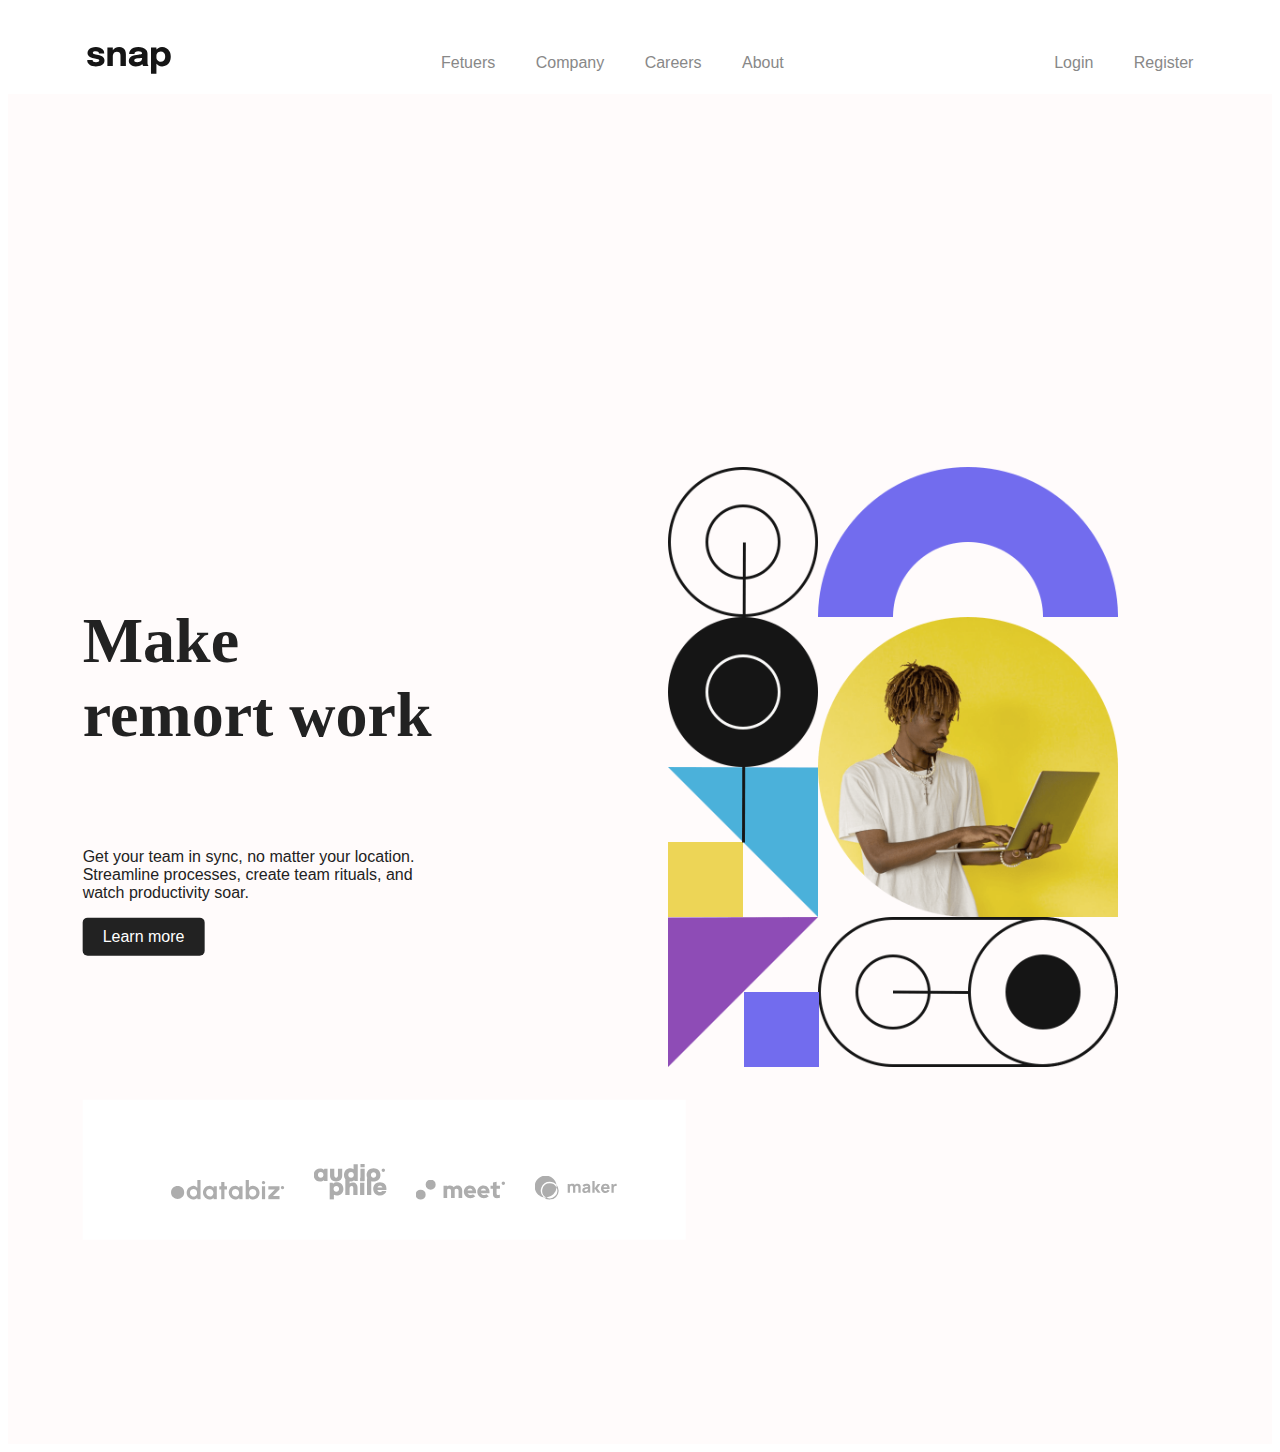
<file: first mock exam/MOCK1/index.html>
<!DOCTYPE html>
<html lang="en">
<head>
    <meta charset="UTF-8">
    <meta name="viewport" content="width=device-width, initial-scale=1.0">
    <title>Document</title>
<link rel="stylesheet" href="style.css">
</head>
<body>
    <div class="head">
<nav>
<div class="logo">
<a href=""> <img src="images/logo.svg" alt=""></a></div>
<div class="featuers">
<a href="" >Fetuers</a>
<a href="">Company</a>
<a href="">Careers</a>
<a href="">About</a>
</div>
<div class="login">
<a href="">Login</a>
<a href="" class="register">Register</a>
</div>
</nav>
</div>
<div class="main">
<div class="img">
<img src="images/image-hero-desktop.png" alt="">
</div>
<div class="mark">
<h1>Make <br> remort work</h1>
<br>
<div class="p"><p> Get your team in sync, no matter your location.<br>
        Streamline processes, create team rituals, and<br>
        watch productivity soar.</p>

<button>Learn more</button>
<br><br>
<br>
<br><br><br> <br><br><br></div>
<nav  class="prenav">

<ul>

<li> <img src="images/client-databiz.svg" alt=""></li>
<li><img src="images/client-audiophile.svg" alt=""></li>
<li><img src="images/client-meet.svg" alt=""></li>
<li><img src="images/client-maker.svg" alt=""></li>
</ul>
</nav>
</div>
</div>

</body>
</html>
</file>
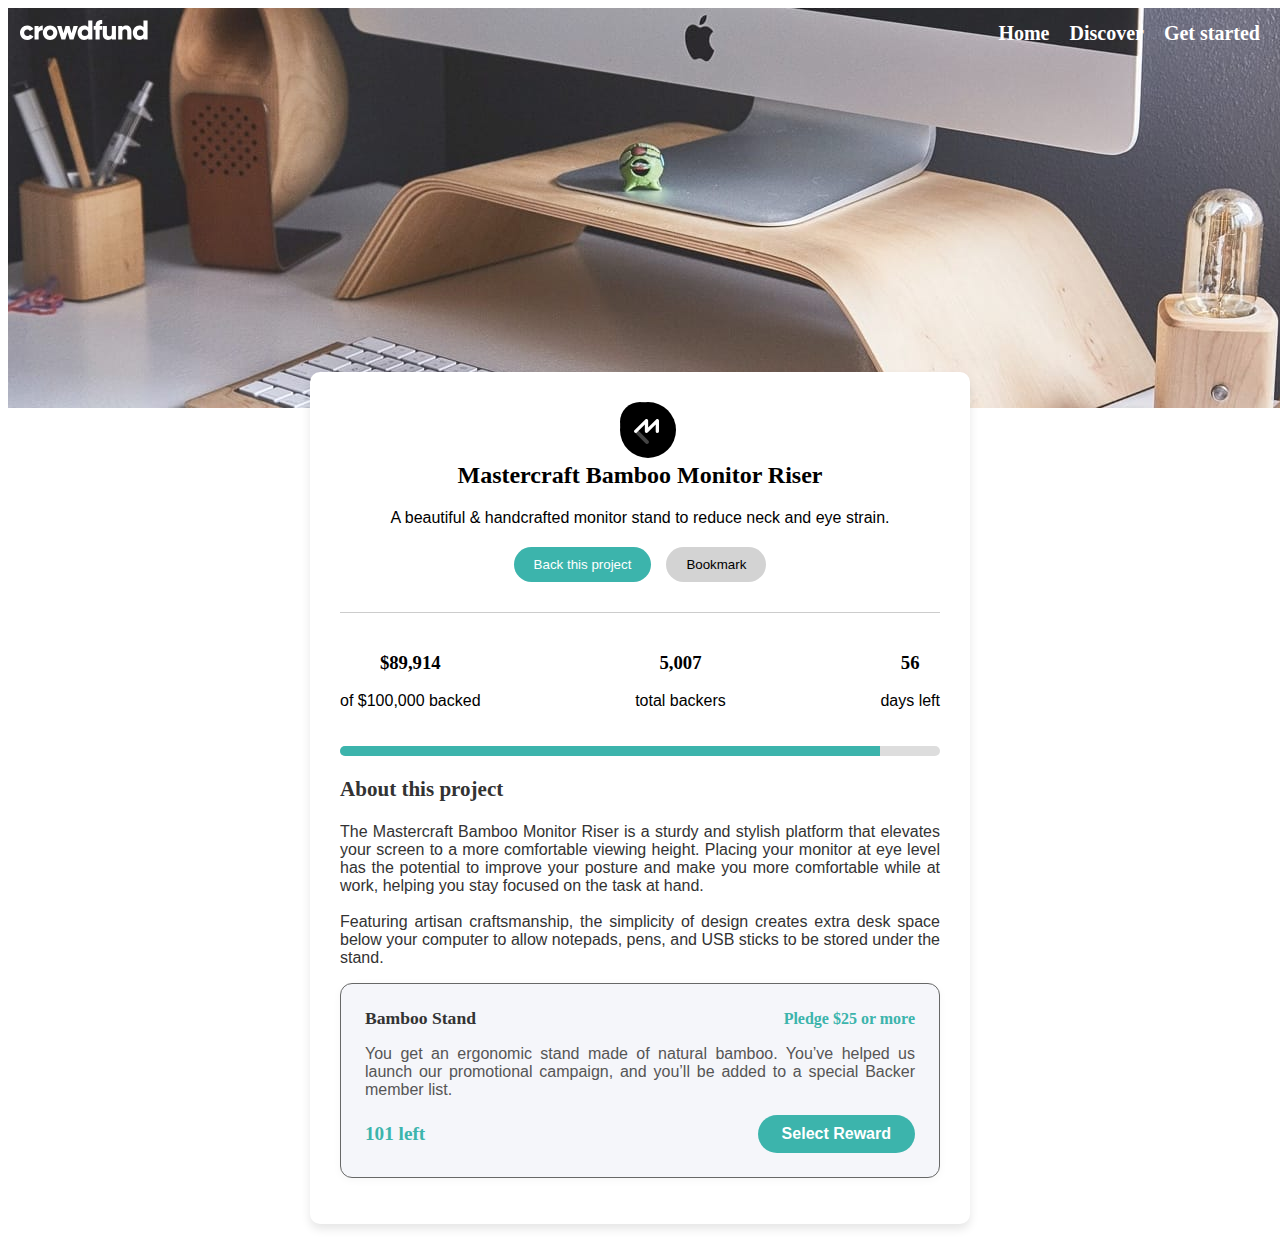
<file: first mock exam/MOCK10/index.html>
<!DOCTYPE html>
<html lang="en">

<head>
  <meta charset="UTF-8">
  <meta name="viewport" content="width=device-width, initial-scale=1.0">
  <title>Document</title>
  <link rel="stylesheet" href="styles.css">
</head>

<body>
  <div class="header">
    <div class="img">
      <img src="images/image-hero-desktop.jpg" alt="" >
    </div>
    <nav>
      <div class="logo">

        <img src="images/logo.svg" alt=" " >
            </div>
            <div class=" nav_head">
        <ul>
          <li><a href="">Home</a></li>
          <li><a href="">Discover</a></li>
          <li><a href="">Get started</a></li>
        </ul>

      </div>
    </nav>




  </div>
  <div class="content">
    <section class="intro">
      <div class="logo-circle">
        <img src="images/logo-mastercraft.svg" alt="">
      </div>
      <h2>Mastercraft Bamboo Monitor Riser</h2>
      <p>A beautiful & handcrafted monitor stand to reduce neck and eye strain.</p>
      <div class="buttons">
        <button class="back">Back this project</button>
        <button class="bookmark">Bookmark</button>
      </div>
    </section>

    <section class="stats">
      <div class="stat">
        <div>
          <h3>$89,914</h3>
          <p>of $100,000 backed</p>
        </div>
        <div>
          <h3>5,007</h3>
          <p>total backers</p>
        </div>
        <div>
          <h3>56</h3>
          <p>days left</p>
        </div>

    </section>
    <div class="bar">
      <div class="fill"></div>
    </div>
    <section class="about">
      <h3>About this project</h3>
      <p>
        The Mastercraft Bamboo Monitor Riser is a sturdy and stylish platform that elevates your screen to a more
        comfortable viewing height. Placing your monitor at eye level has the potential to improve your posture and make
        you more comfortable while at work, helping you stay focused on the task at hand.<br><br>
        Featuring artisan craftsmanship, the simplicity of design creates extra desk space below your computer to allow
        notepads, pens, and USB sticks to be stored under the stand.
      </p>
      <div class="reward">
        <div class="reward-header">
          <span class="reward-title">Bamboo Stand</span>
          <span class="reward-pledge">Pledge $25 or more</span>
        </div>
        <p class="reward-desc">
          You get an ergonomic stand made of natural bamboo. You’ve helped us launch our promotional campaign, and
          you’ll be added to a special Backer member list.
        </p>
        <div class="reward-footer">
          <span class="reward-left"><strong>101</strong> left</span>
          <button class="btn-select">Select Reward</button>
        </div>
      </div>
    </section>

  </div>
</body>

</html>
</file>
<file: first mock exam/MOCK1/style.css>
.head{
margin: 1%;
}
nav {
    display: flex;
    align-items: center;
    justify-content: space-between;
    padding: 32px 48px 0 48px;
    background-color: #fff;
    font-family: 'Montserrat', Arial, sans-serif;
}
.logo {
    font-size: 2rem;
    font-weight: 700;
    letter-spacing: 1px;
    color: #222;
}
.head a {
    text-decoration: none;
    color: #888;
    margin: 0 18px;
    font-size: 1rem;
    font-weight: 500;
}

.featuers{
left: 0%;
}
.main{
    display: flex;
    align-items: center;
    justify-content: center;
    height: 150vh;
    background-color: #fffbfb;
}
.img  img {
   
    height: 600px;
/* width: 300px; */
}
.img {

   left: 20%;
position: relative;
}
.mark {
    position: absolute;
    top: 100%;
    left: 30%;
    transform: translate(-50%, -50%);
   font-size: xx-large;
    font-weight: 700;
    color: #222;

}
.p{

font-size: medium;
font-family: Arial, Helvetica, sans-serif;
font-weight: 500;}
button
{
    background-color: #222;
    color: #fff;
    padding: 10px 20px;
    border: none;
    border-radius: 5px;
    cursor: pointer;
    font-size: 1rem;
    font-weight: 500;
}
.prenav li{ 
    display: inline-block;
    margin-right: 20px;
}
</file>
<file: first mock exam/MOCK10/styles.css>
.logo {
    position: absolute;
    top: 20px;
    left: 20px;

}

.nav_head {
    position: absolute;
 top: 2px;
    right: 20px;
    font-size: 20px;
    color: white;
    font-weight: bold;
 
}
.nav_head ul {
    list-style: none;
    display: flex;
    gap: 20px;

}
.nav_head a {
    text-decoration: none;
    color: rgb(255, 255, 255);
}
.content {
  max-width: 600px;
position: relative;
  margin: -40px auto 20px;
  background: white;
  padding: 30px;
  border-radius: 10px;
  box-shadow: 0 5px 10px rgba(0,0,0,0.1);
 font-family: 'Commissioner';
font-weight: 400, 500, 700;

}
.bookmark {
  background: lightgray;
}

.back {
  background: hsl(176, 50%, 47%);
  color: white;
}
button {
  padding: 10px 20px;
  border: none;
  border-radius: 25px;
  cursor: pointer;
}
.buttons {
  margin-top: 20px;
  display: flex;
  justify-content: center;
  gap: 15px;
}
.logo-circle {
  background: black;
  color: white;
  width: 40px;
  height: 40px;
  border-radius: 50%;
  text-align: center;
  line-height: 40px;
  margin: 0 auto 10px;
  font-weight: bold;
}

.intro {
  text-align: center;
}
.stats {
  text-align: center;
  margin-top: 30px;
  padding-top: 20px;
  border-top: 1px solid #ccc;
   
}
.stat{
    display: flex;
    justify-content: space-between;
    align-items: center;
    margin-bottom: 20px;

}
.stats div {
  margin-bottom: 10px;
}

.bar {
  background: #ddd;
  height: 10px;
  border-radius: 5px;
  overflow: hidden;
  margin-top: 10px;
}

.fill {
  background: hsl(176, 50%, 47%);
  height: 100%;
  width: 90%;
}
.about {
  text-align: justify;
  margin-top: 20px;
  font-size: 18px;
  color: #333;
}
p{
font-family: 'Commissioner', 'Arial', sans-serif;
font-size: 16px;}
.reward {
    background: #f5f6fa;
    border-radius: 12px;
    padding: 24px;
    margin-bottom: 16px;
    box-shadow: 0 2px 8px rgba(0,0,0,0.04);
border: 1px solid rgb(103, 104, 103);
}
.reward-header {
    display: flex;
    justify-content: space-between;
    align-items: center;
    margin-bottom: 8px;
}
.reward-title {
    font-weight: 700;
    font-size: 1.1rem;
}
.reward-pledge {
    color: #3cb4ac;
    font-weight: 600;
    font-size: 1rem;
}
.reward-desc {
    color: #555;
    margin-bottom: 16px;
}
.reward-footer {
    display: flex;
    justify-content: space-between;
    align-items: center;
}
.reward-left {
    color: #3cb4ac;
    font-weight: 700;
    font-size: 1.2rem;
}
.btn-select {
    background: #3cb4ac;
    color: #fff;
    border: none;
    border-radius: 32px;
    padding: 10px 24px;
    font-size: 1rem;
    font-weight: 600;
    cursor: pointer;

}
.btn-select:hover {
    background: #147b74;
}
</file>
